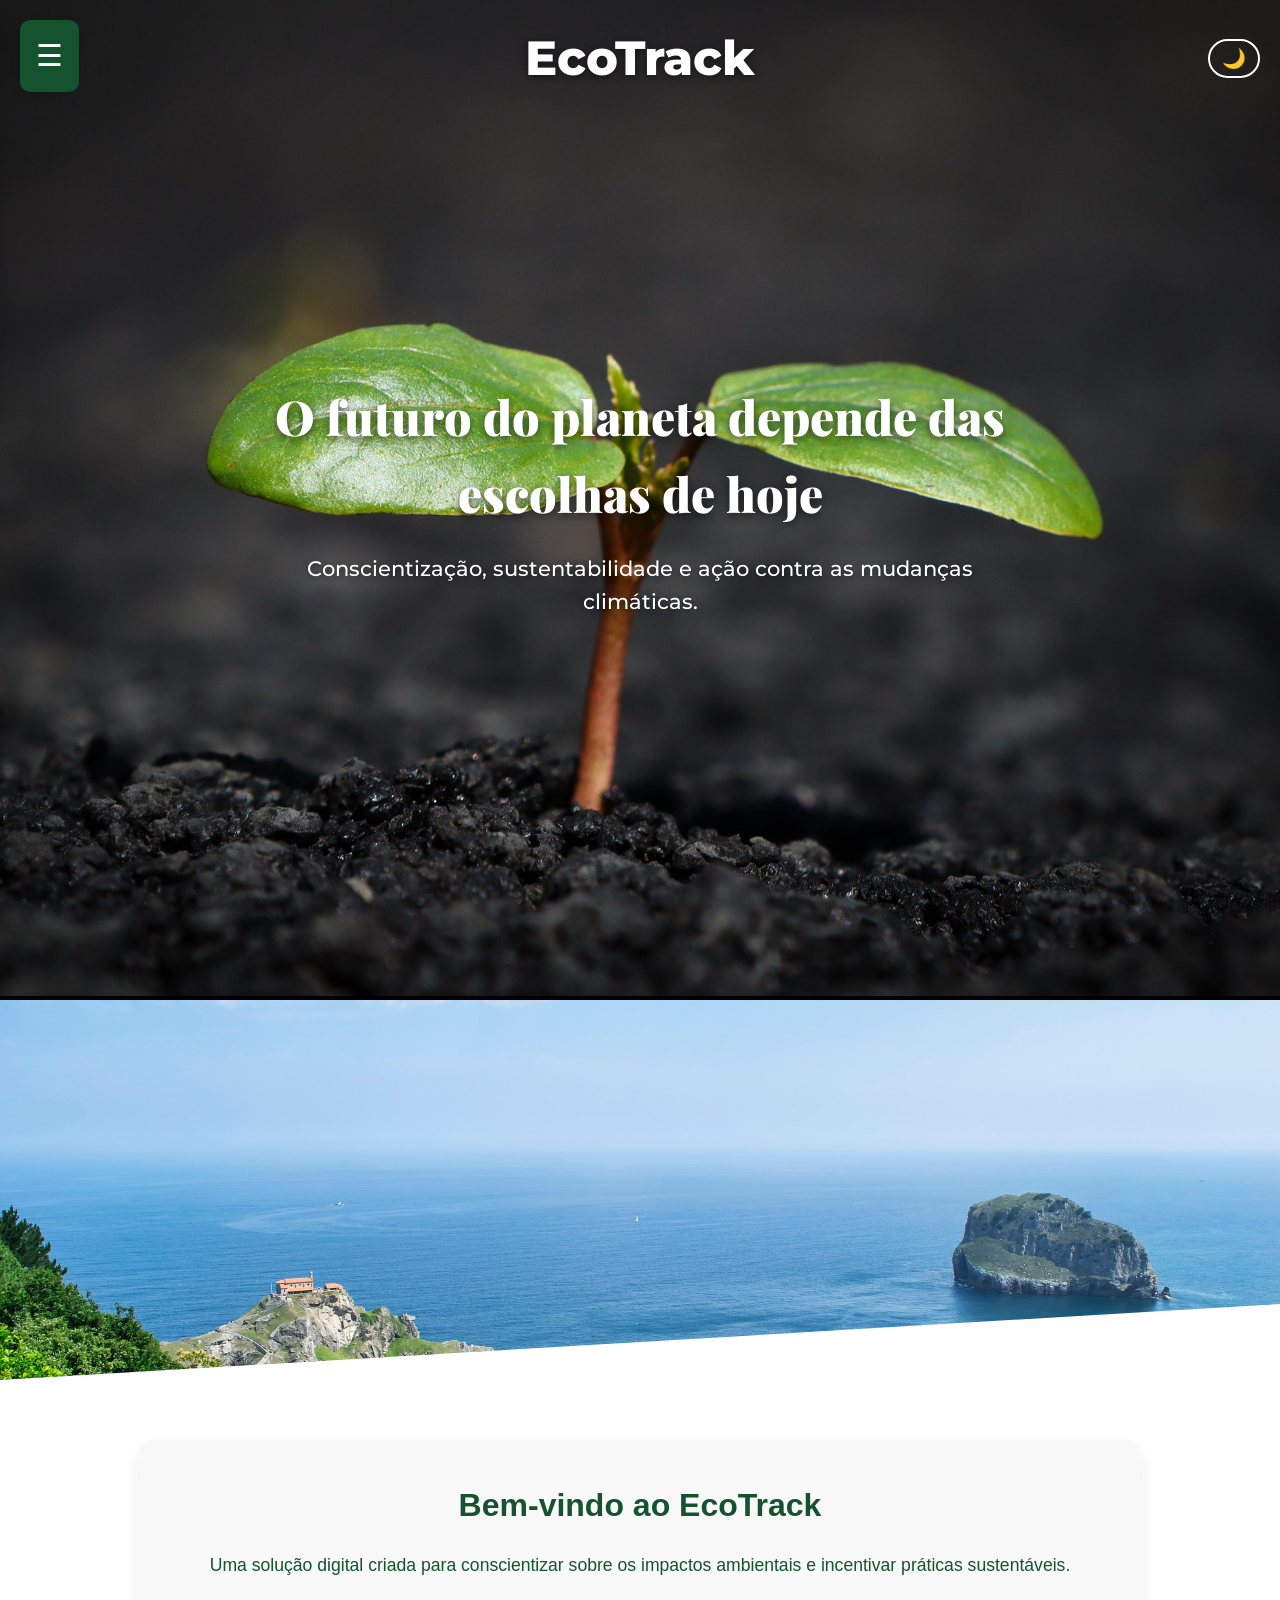
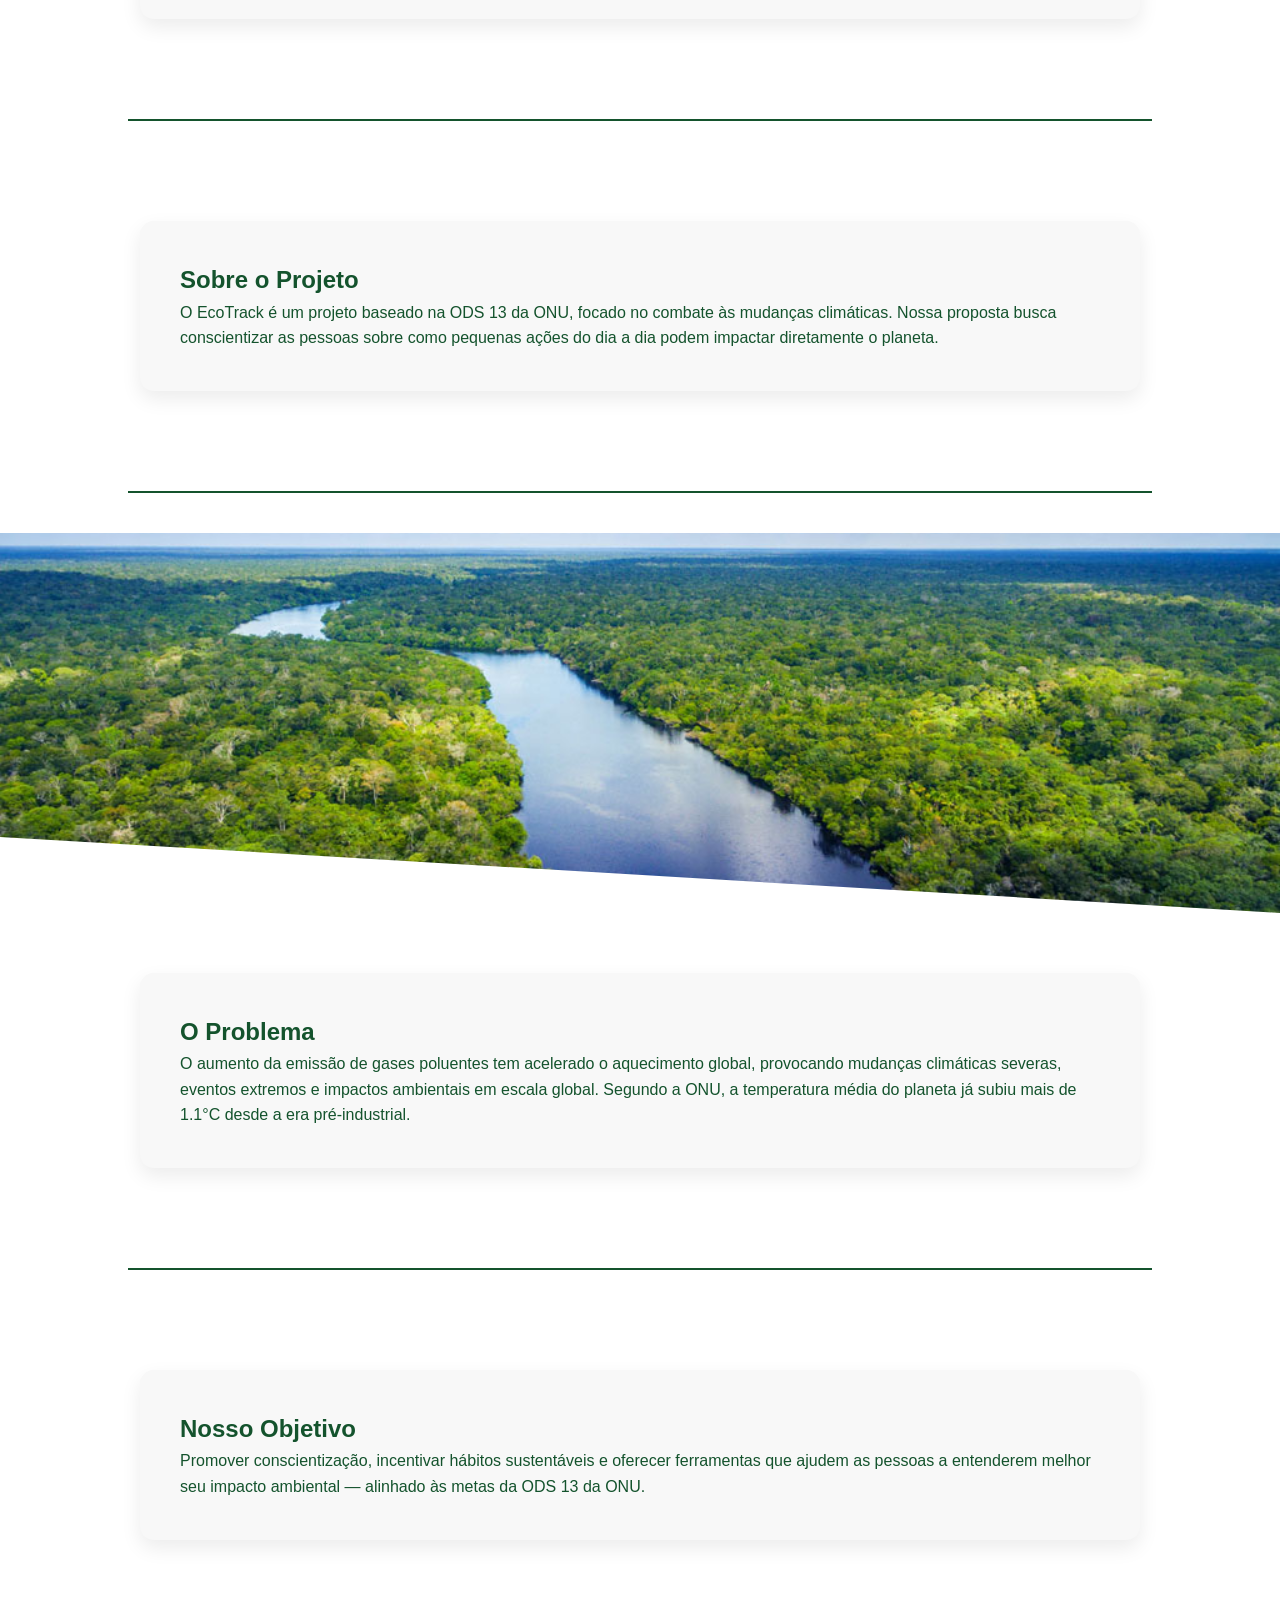
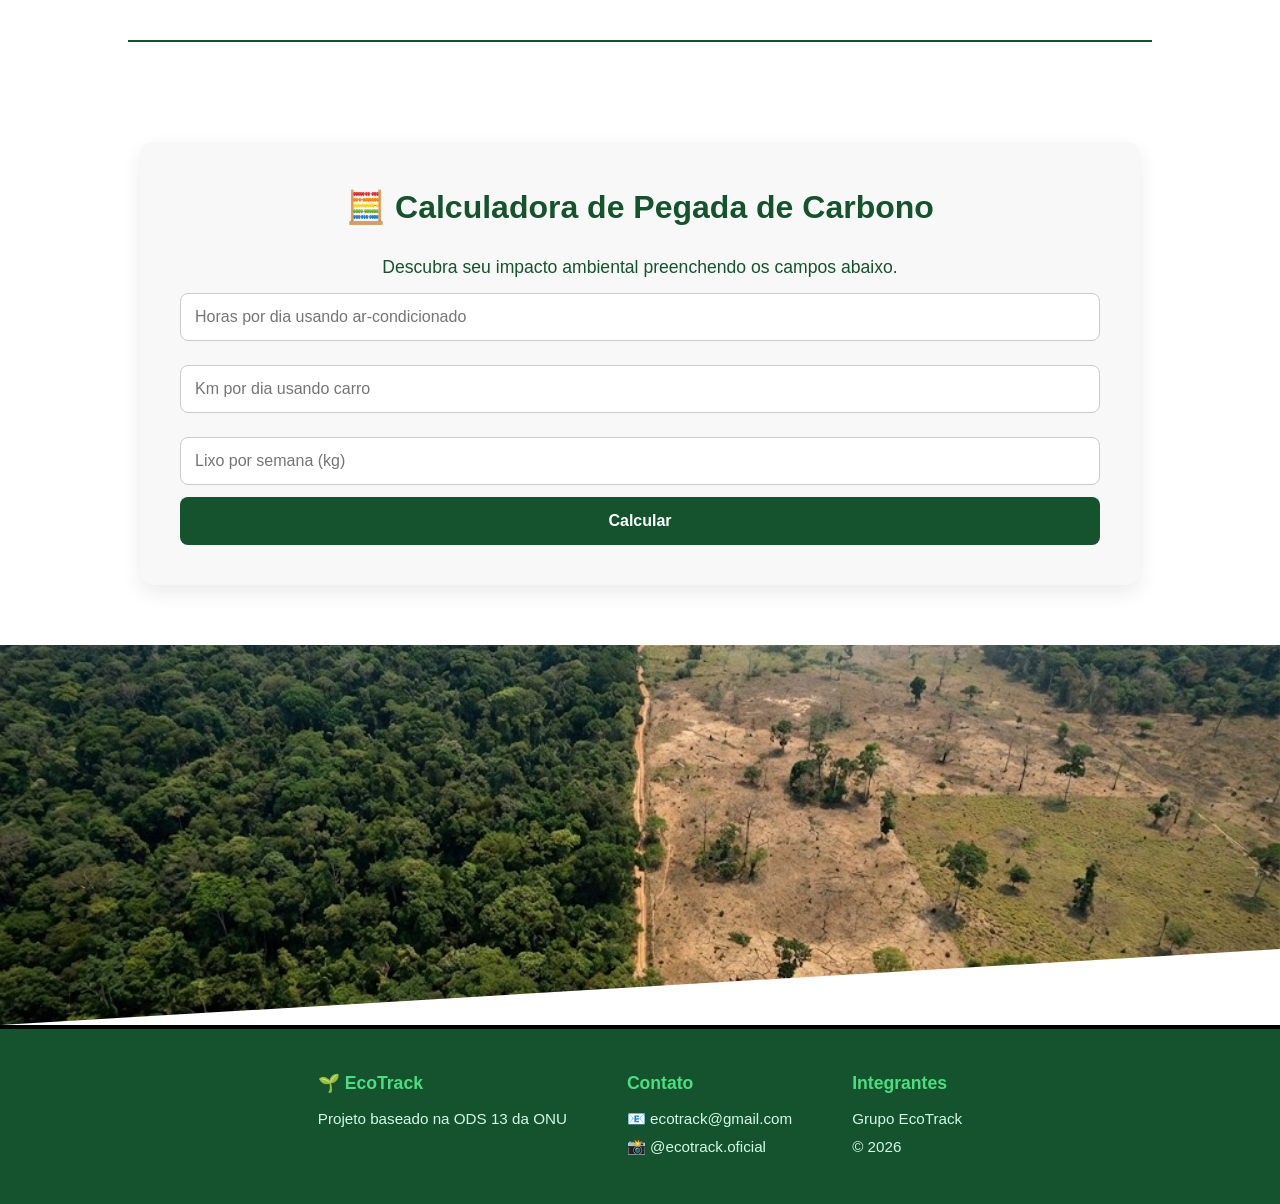
<file: index.html>
<!DOCTYPE html>
<html lang="pt-BR">
<head>
    <link rel="preconnect" href="https://fonts.googleapis.com">
    <link href="https://fonts.googleapis.com/css2?family=Montserrat:wght@400;700;800&display=swap" rel="stylesheet">
    <link href="https://fonts.googleapis.com/css2?family=Montserrat:wght@400;700;800&family=Playfair+Display:wght@700;900&display=swap" rel="stylesheet">
    <meta charset="UTF-8">
    <meta name="viewport" content="width=device-width, initial-scale=1.0">
    <title>EcoTrack | Home</title>
    <link rel="stylesheet" href="estilo.css">
</head>

<body class="page-home">

<div class="menu-container">
    <div class="menu-icon">☰</div>
    <div class="sidebar">
        <div>
            <div class="sidebar-top">
                <h1>EcoTrack</h1>
            </div>
            <div class="sidebar-links">
                <a href="home.html">🏠 Home</a>
                <a href="sobre.html">📖 Sobre</a>
                <a href="exp_ods13.html">🌍 ODS 13</a>
                <a href="solucoes.html">✅ Soluções</a>
                <a href="contatos.html">📞 Contato</a>
            </div>
        </div>
        <div class="sidebar-footer">
            <p>Instagram</p>
            <a href="#">@ecotrack.oficial</a>
        </div>
    </div>
</div>

<!-- BANNER COM HEADER TRANSPARENTE -->
<div class="banner-wrapper">
    <header>
        
        <h1> EcoTrack</h1>
        <button class="dark-toggle" onclick="toggleDark()">🌙</button>
    </header>
    <section class="banner">
        <div class="banner-overlay">
            <h2> O futuro do planeta depende das escolhas de hoje</h2>
            <p>Conscientização, sustentabilidade e ação contra as mudanças climáticas.</p>
        </div>
    </section>
</div>

<!-- IMAGEM DIAGONAL 1 -->
<div class="img-diagonal img-direita">
    <img src="gay.jpg" alt="Natureza">
</div>

<!-- BOAS-VINDAS -->
<section class="hero-section">
    <div class="card hero">
        <h2>Bem-vindo ao EcoTrack</h2>
        <p>Uma solução digital criada para conscientizar sobre os impactos ambientais e incentivar práticas sustentáveis.</p>
    </div>
</section>

<div class="divisao"></div>

<!-- SOBRE O PROJETO -->
<section>
    <div class="card">
        <h2>Sobre o Projeto</h2>
        <p>O EcoTrack é um projeto baseado na ODS 13 da ONU, focado no combate às mudanças climáticas. Nossa proposta busca conscientizar as pessoas sobre como pequenas ações do dia a dia podem impactar diretamente o planeta.</p>
    </div>
</section>

<div class="divisao"></div>

<!-- IMAGEM DIAGONAL 2 -->
<div class="img-diagonal img-esquerda">
    <img src="sla.jpg" alt="Poluição">
</div>

<!-- O PROBLEMA -->
<section>
    <div class="card">
        <h2>O Problema</h2>
        <p>O aumento da emissão de gases poluentes tem acelerado o aquecimento global, provocando mudanças climáticas severas, eventos extremos e impactos ambientais em escala global. Segundo a ONU, a temperatura média do planeta já subiu mais de 1.1°C desde a era pré-industrial.</p>
    </div>
</section>

<div class="divisao"></div>

<!-- NOSSO OBJETIVO -->
<section>
    <div class="card">
        <h2>Nosso Objetivo</h2>
        <p>Promover conscientização, incentivar hábitos sustentáveis e oferecer ferramentas que ajudem as pessoas a entenderem melhor seu impacto ambiental — alinhado às metas da ODS 13 da ONU.</p>
    </div>
</section>

<div class="divisao"></div>

<!-- CALCULADORA -->
<section>
    <div class="card hero">
        <h2>🧮 Calculadora de Pegada de Carbono</h2>
        <p>Descubra seu impacto ambiental preenchendo os campos abaixo.</p>

        <input type="number" id="ar" placeholder="Horas por dia usando ar-condicionado">
        <input type="number" id="carro" placeholder="Km por dia usando carro">
        <input type="number" id="lixo" placeholder="Lixo por semana (kg)">

        <button class="action" onclick="calcularImpacto()">Calcular</button>

        <div class="barra-container" id="barra-container" style="display:none;">
            <div class="barra-fundo">
                <div class="barra-progresso" id="barra-progresso"></div>
            </div>
            <h3 id="resultado"></h3>
        </div>
    </div>
</section>

<!-- IMAGEM DIAGONAL 3 -->
<div class="img-diagonal img-direita">
    <img src="mata.jpeg" alt="Sustentabilidade">
</div>

<footer>
    <div class="footer-conteudo">
        <div class="footer-col">
            <h3>🌱 EcoTrack</h3>
            <p>Projeto baseado na ODS 13 da ONU</p>
        </div>
        <div class="footer-col">
            <h3>Contato</h3>
            <p>📧 ecotrack@gmail.com</p>
            <p>📸 @ecotrack.oficial</p>
        </div>
        <div class="footer-col">
            <h3>Integrantes</h3>
            <p>Grupo EcoTrack</p>
            <p>© 2026</p>
        </div>
    </div>
</footer>

<button class="btn-topo" id="btn-topo" onclick="voltarTopo()">▲</button>

<script src="animacao.js"></script>
<script>
/* Calculadora de pegada de carbono com barra de progresso colorida */
function calcularImpacto() {
    let ar = Number(document.getElementById("ar").value);
    let carro = Number(document.getElementById("carro").value);
    let lixo = Number(document.getElementById("lixo").value);
    let total = ar + carro + lixo;
    let resultado = document.getElementById("resultado");
    let barra = document.getElementById("barra-progresso");
    let container = document.getElementById("barra-container");

    container.style.display = "block";

    let porcentagem = Math.min((total / 100) * 100, 100);
    barra.style.width = porcentagem + "%";

    if (total < 20) {
        resultado.innerHTML = "🟢 Impacto Baixo";
        barra.style.background = "#16a34a";
    } else if (total < 50) {
        resultado.innerHTML = "🟡 Impacto Médio";
        barra.style.background = "#ca8a04";
    } else {
        resultado.innerHTML = "🔴 Impacto Alto";
        barra.style.background = "#dc2626";
    }
}
</script>
</body>
</html>
</file>
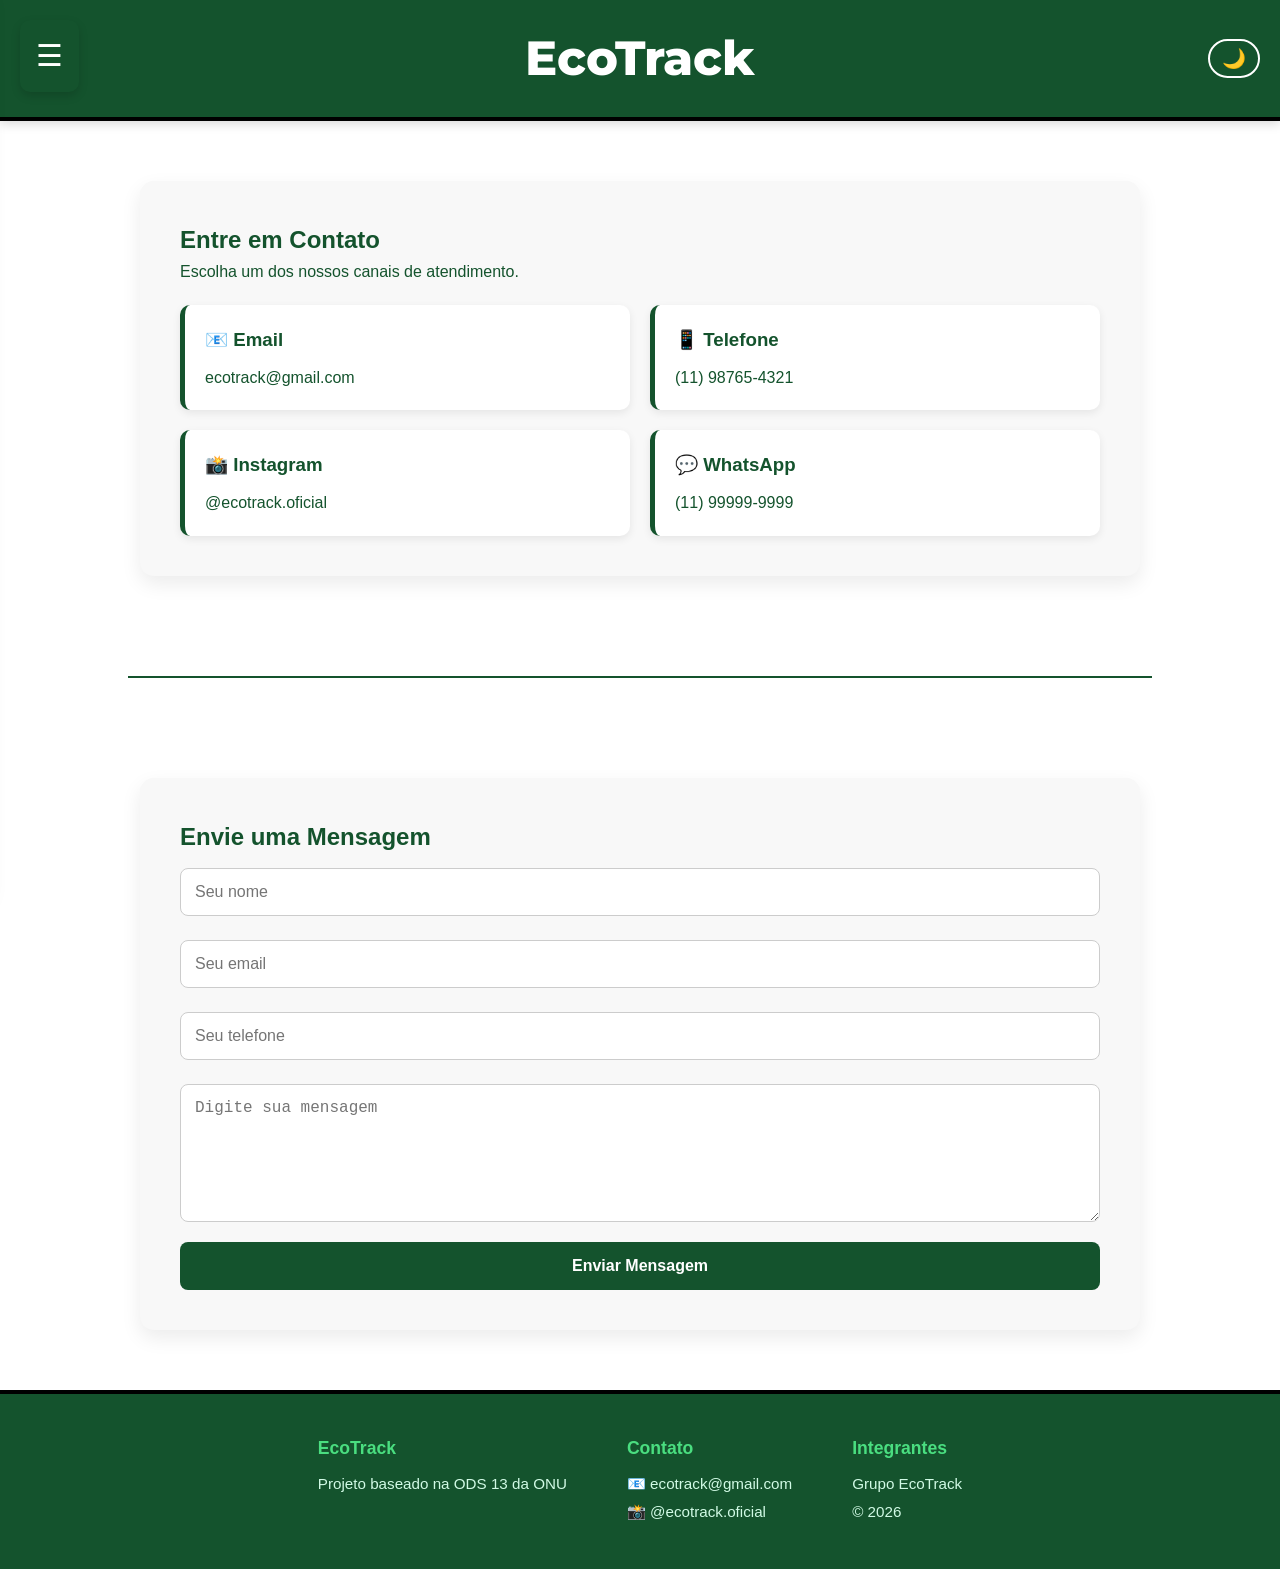
<file: contatos.html>
<!DOCTYPE html>
<html lang="pt-BR">
<head>
    <meta charset="UTF-8">
    <meta name="viewport" content="width=device-width, initial-scale=1.0">
    <title>Contato | EcoTrack</title>
    <link rel="preconnect" href="https://fonts.googleapis.com">
    <link href="https://fonts.googleapis.com/css2?family=Montserrat:wght@400;700;800&family=Playfair+Display:wght@700;900&display=swap" rel="stylesheet">
    <link rel="stylesheet" href="estilo.css">
</head>
<body>

<div class="menu-container">
    <div class="menu-icon">☰</div>
    <div class="sidebar">
        <div>
            <div class="sidebar-top">
                <h2>EcoTrack</h2>
            </div>
            <div class="sidebar-links">
                <a href="index.html">🏠 Home</a>
                <a href="sobre.html">📖 Sobre</a>
                <a href="exp_ods13.html">ODS 13</a>
                <a href="solucoes.html">✅ Soluções</a>
                <a href="contatos.html">📞 Contato</a>
            </div>
        </div>
        <div class="sidebar-footer">
            <p>Instagram</p>
            <a href="#">@ecotrack.oficial</a>
        </div>
    </div>
</div>

<header>
    <h1>EcoTrack</h1>
    <button class="dark-toggle" onclick="toggleDark()">🌙</button>
</header>

<section>
    <div class="card">
        <h2>Entre em Contato</h2>
        <p>Escolha um dos nossos canais de atendimento.</p>
        <div class="contato-info">
            <div class="contato-box">
                <h3>📧 Email</h3>
                <p>ecotrack@gmail.com</p>
            </div>
            <div class="contato-box">
                <h3>📱 Telefone</h3>
                <p>(11) 98765-4321</p>
            </div>
            <div class="contato-box">
                <h3>📸 Instagram</h3>
                <p>@ecotrack.oficial</p>
            </div>
            <div class="contato-box">
                <h3>💬 WhatsApp</h3>
                <p>(11) 99999-9999</p>
            </div>
        </div>
    </div>
</section>

<div class="divisao"></div>

<section>
    <div class="card">
        <h2>Envie uma Mensagem</h2>
        <div class="form-contato">
            <input type="text" placeholder="Seu nome">
            <input type="email" placeholder="Seu email">
            <input type="tel" placeholder="Seu telefone">
            <textarea rows="6" placeholder="Digite sua mensagem"></textarea>
            <button class="action">Enviar Mensagem</button>
        </div>
    </div>
</section>

<footer>
    <div class="footer-conteudo">
        <div class="footer-col">
            <h3>EcoTrack</h3>
            <p>Projeto baseado na ODS 13 da ONU</p>
        </div>
        <div class="footer-col">
            <h3>Contato</h3>
            <p>📧 ecotrack@gmail.com</p>
            <p>📸 @ecotrack.oficial</p>
        </div>
        <div class="footer-col">
            <h3>Integrantes</h3>
            <p>Grupo EcoTrack</p>
            <p>© 2026</p>
        </div>
    </div>
</footer>

<button class="btn-topo" id="btn-topo" onclick="voltarTopo()">▲</button>

<script src="animacao.js"></script>
</body>
</html>
</file>
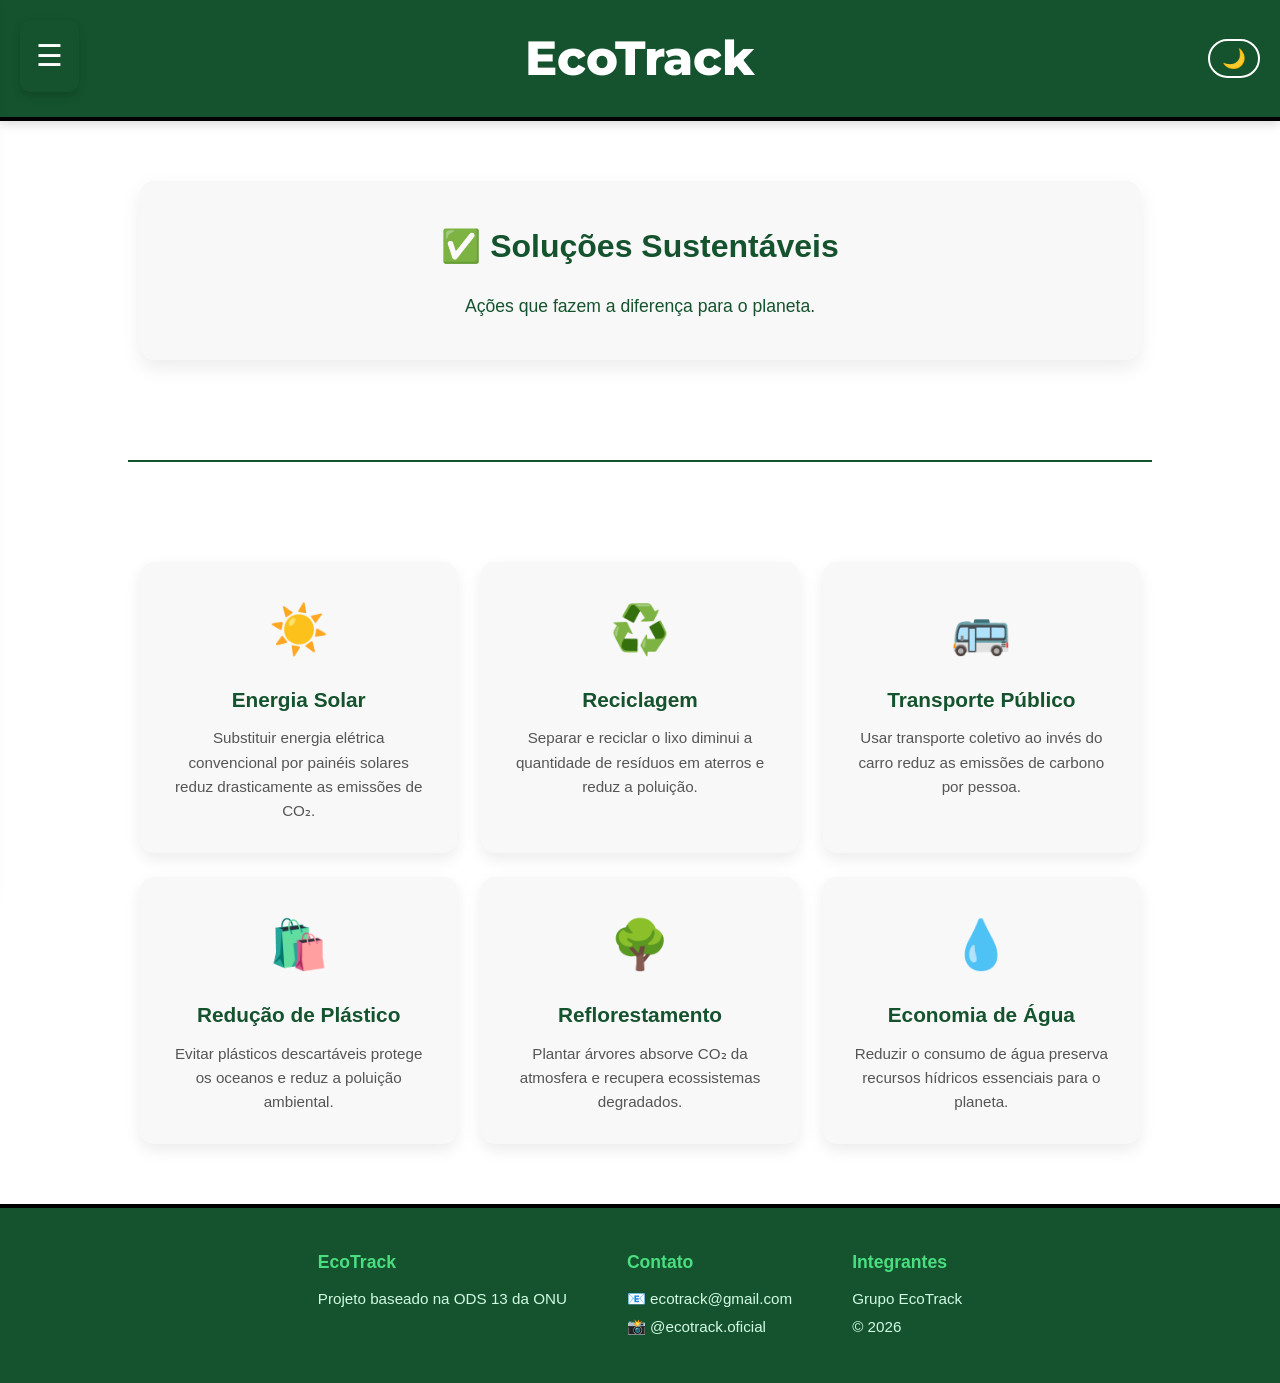
<file: solucoes.html>
<!DOCTYPE html>
<html lang="pt-BR">
<head>
    <meta charset="UTF-8">
    <meta name="viewport" content="width=device-width, initial-scale=1.0">
    <title>Soluções | EcoTrack</title>
    <link rel="preconnect" href="https://fonts.googleapis.com">
    <link href="https://fonts.googleapis.com/css2?family=Montserrat:wght@400;700;800&family=Playfair+Display:wght@700;900&display=swap" rel="stylesheet">
    <link rel="stylesheet" href="estilo.css">
</head>
<body>

<div class="menu-container">
    <div class="menu-icon">☰</div>
    <div class="sidebar">
        <div>
            <div class="sidebar-top">
                <h2>EcoTrack</h2>
            </div>
            <div class="sidebar-links">
                <a href="index.html">🏠 Home</a>
                <a href="sobre.html">📖 Sobre</a>
                <a href="exp_ods13.html">ODS 13</a>
                <a href="solucoes.html">✅ Soluções</a>
                <a href="contatos.html">📞 Contato</a>
            </div>
        </div>
        <div class="sidebar-footer">
            <p>Instagram</p>
            <a href="#">@ecotrack.oficial</a>
        </div>
    </div>
</div>

<header>
    <h1>EcoTrack</h1>
    <button class="dark-toggle" onclick="toggleDark()">🌙</button>
</header>

<section>
    <div class="card hero">
        <h2>✅ Soluções Sustentáveis</h2>
        <p>Ações que fazem a diferença para o planeta.</p>
    </div>
</section>

<div class="divisao"></div>

<section>
    <div class="solucoes-grid">

        <div class="solucao-card">
            <div class="solucao-icone">☀️</div>
            <h3>Energia Solar</h3>
            <p>Substituir energia elétrica convencional por painéis solares reduz drasticamente as emissões de CO₂.</p>
        </div>

        <div class="solucao-card">
            <div class="solucao-icone">♻️</div>
            <h3>Reciclagem</h3>
            <p>Separar e reciclar o lixo diminui a quantidade de resíduos em aterros e reduz a poluição.</p>
        </div>

        <div class="solucao-card">
            <div class="solucao-icone">🚌</div>
            <h3>Transporte Público</h3>
            <p>Usar transporte coletivo ao invés do carro reduz as emissões de carbono por pessoa.</p>
        </div>

        <div class="solucao-card">
            <div class="solucao-icone">🛍️</div>
            <h3>Redução de Plástico</h3>
            <p>Evitar plásticos descartáveis protege os oceanos e reduz a poluição ambiental.</p>
        </div>

        <div class="solucao-card">
            <div class="solucao-icone">🌳</div>
            <h3>Reflorestamento</h3>
            <p>Plantar árvores absorve CO₂ da atmosfera e recupera ecossistemas degradados.</p>
        </div>

        <div class="solucao-card">
            <div class="solucao-icone">💧</div>
            <h3>Economia de Água</h3>
            <p>Reduzir o consumo de água preserva recursos hídricos essenciais para o planeta.</p>
        </div>

    </div>
</section>

<footer>
    <div class="footer-conteudo">
        <div class="footer-col">
            <h3>EcoTrack</h3>
            <p>Projeto baseado na ODS 13 da ONU</p>
        </div>
        <div class="footer-col">
            <h3>Contato</h3>
            <p>📧 ecotrack@gmail.com</p>
            <p>📸 @ecotrack.oficial</p>
        </div>
        <div class="footer-col">
            <h3>Integrantes</h3>
            <p>Grupo EcoTrack</p>
            <p>© 2026</p>
        </div>
    </div>
</footer>

<button class="btn-topo" id="btn-topo" onclick="voltarTopo()">▲</button>

<script src="animacao.js"></script>
</body>
</html>
</file>
<file: estilo.css>
/* ===========================
   RESET GERAL
   =========================== */
* {
    margin: 0;
    padding: 0;
    box-sizing: border-box;
}

/* ===========================
   CORPO DA PÁGINA
   =========================== */
body {
    font-family: Arial, sans-serif;
    background: #ffffff;
    color: #14532d;
    line-height: 1.6;
    transition: background 0.4s, color 0.4s;
}

/* ===========================
   MODO ESCURO
   =========================== */
body.dark {
    background: #0f1a0f;
    color: #d1fae5;
}

body.dark .card {
    background: #1a2e1a;
    color: #d1fae5;
}
body.dark .hero h2 {
    color: #d1fae5;
}

body.dark .hero p {
    color: #d1fae5;
}

body.dark header {
    background: #0a1a0a;
}

body.dark .sidebar {
    background: #0f1a0f;
}

body.dark .sidebar-links a {
    color: #d1fae5;
}

body.dark .contato-box {
    background: #1a2e1a;
    color: #d1fae5;
}

body.dark .stat-box {
    background: #1a2e1a;
    color: #d1fae5;
}

body.dark .solucao-card {
    background: #1a2e1a;
    color: #d1fae5;
}

body.dark .meta-item {
    background: #1a2e1a;
    color: #d1fae5;
}

body.dark .causa-item {
    background: #1a2e1a;
    color: #d1fae5;
}

body.dark .impacto-item {
    background: #1a2e1a;
    color: #d1fae5;
}

body.dark .acao-item {
    background: #1a2e1a;
    color: #d1fae5;
}

body.dark footer {
    background: #0a1a0a;
}

body.dark input,
body.dark textarea {
    background: #1a2e1a;
    color: #d1fae5;
    border-color: #4ade80;
}

/* ===========================
   HEADER — verde em todas as páginas
   =========================== */
header {
    background: #14532d;
    padding: 20px 40px;
    box-shadow: 0 3px 10px rgba(0,0,0,0.15);
    border-bottom: 4px solid black;
    display: flex;
    align-items: center;
    justify-content: center;
    position: relative;
}

header h1 {
    text-align: center;
    font-size: 2rem;
    color: white;
}

/* ===========================
   BOTÃO DARK MODE
   =========================== */
.dark-toggle {
    position: absolute;
    right: 20px;
    background: transparent;
    border: 2px solid white;
    color: white;
    font-size: 1.2rem;
    padding: 6px 12px;
    border-radius: 20px;
    cursor: pointer;
    transition: 0.3s;
}

.dark-toggle:hover {
    background: rgba(255,255,255,0.2);
}

/* ===========================
   BANNER WRAPPER — posiciona header sobre a imagem (só na home)
   =========================== */
.banner-wrapper {
    position: relative;
}

.page-home header {
    position: absolute;
    top: 0;
    left: 0;
    width: 100%;
    background: transparent;
    border-bottom: none;
    box-shadow: none;
    z-index: 10;
}

.page-home header h1 {
    text-shadow: 0 2px 8px rgba(0,0,0,0.5);
}

/* Header vira verde ao rolar na home */
.page-home header.header-scrolled {
    background: #14532d !important;
    border-bottom: 4px solid black;
    box-shadow: 0 3px 10px rgba(0,0,0,0.15);
    transition: background 0.4s ease;
}

/* ===========================
   BANNER
   =========================== */
.banner {
    height: 1000px;
    background-image: url('piroca.jpg');
    background-size: cover;
    background-position: center;
    background-repeat: no-repeat;
    position: relative;
    border-bottom: 4px solid black;
}

.banner-overlay {
    width: 100%;
    height: 100%;
    background: rgba(0, 0, 0, 0);
    display: flex;
    flex-direction: column;
    justify-content: center;
    align-items: center;
    text-align: center;
    padding: 20px;
}

.banner-overlay h2 {
    font-family: 'Playfair Display', serif;
    font-weight: 900;
    color: white;
    font-size: 3rem;
    margin-bottom: 20px;
    max-width: 900px;
    text-shadow: 0 3px 10px rgba(0,0,0,0.6);
}

.banner-overlay p {
    font-family: 'Montserrat', sans-serif;
    font-weight: 500;
    color: white;
    font-size: 1.3rem;
    max-width: 700px;
    text-shadow: 0 2px 6px rgba(0,0,0,0.5);
}

/* ===========================
   IMAGENS DIAGONAIS
   =========================== */
.img-diagonal {
    width: 100%;
    height: 380px;
    overflow: hidden;
    position: relative;
}

.img-diagonal img {
    width: 100%;
    height: 100%;
    object-fit: cover;
    display: block;
    transition: transform 0.5s ease;
}

.img-diagonal:hover img {
    transform: scale(1.05);
}

.img-direita {
    clip-path: polygon(0 0, 100% 0, 100% 80%, 0 100%);
}

.img-esquerda {
    clip-path: polygon(0 0, 100% 0, 100% 100%, 0 80%);
}

/* ===========================
   SEÇÕES
   =========================== */
section {
    padding: 60px 20px;
}

/* ===========================
   CARDS
   =========================== */
.card {
    background: #f8f8f8;
    color: #14532d;
    max-width: 1000px;
    margin: auto;
    padding: 40px;
    border-radius: 14px;
    box-shadow: 0 8px 20px rgba(0,0,0,0.08);
    transition: transform 0.3s ease, box-shadow 0.3s ease;
}

.card:hover {
    transform: translateY(-5px);
    box-shadow: 0 14px 30px rgba(0,0,0,0.13);
}

.hero {
    text-align: center;
}

.hero h2 {
    font-size: 2rem;
    color: #14532d;
    margin-bottom: 20px;
}

.hero p {
    color: #14532d;
    font-size: 1.1rem;
}

/* ===========================
   ESTATÍSTICAS
   =========================== */
.stats {
    display: flex;
    justify-content: center;
    gap: 30px;
    flex-wrap: wrap;
    max-width: 1000px;
    margin: auto;
}

.stat-box {
    background: #f8f8f8;
    border-left: 6px solid #14532d;
    border-radius: 12px;
    padding: 30px 40px;
    text-align: center;
    flex: 1;
    min-width: 180px;
    box-shadow: 0 6px 16px rgba(0,0,0,0.08);
    transition: transform 0.3s ease;
}

.stat-box:hover {
    transform: translateY(-5px);
}

.stat-box h2 {
    font-size: 2.5rem;
    color: #14532d;
    margin-bottom: 8px;
}

.stat-box p {
    color: #555;
    font-size: 1rem;
}

/* ===========================
   METAS DA ODS 13
   =========================== */
.metas-grid {
    display: grid;
    grid-template-columns: repeat(auto-fit, minmax(260px, 1fr));
    gap: 20px;
    margin-top: 10px;
}

.meta-item {
    background: #f0fdf4;
    border-left: 5px solid #14532d;
    border-radius: 10px;
    padding: 20px;
}

.meta-num {
    display: inline-block;
    background: #14532d;
    color: white;
    font-weight: bold;
    font-size: 0.9rem;
    padding: 4px 10px;
    border-radius: 20px;
    margin-bottom: 10px;
}

/* ===========================
   CAUSAS DAS MUDANÇAS CLIMÁTICAS
   =========================== */
.causas-grid {
    display: grid;
    grid-template-columns: repeat(auto-fit, minmax(220px, 1fr));
    gap: 20px;
    margin-top: 10px;
}

.causa-item {
    background: #f0fdf4;
    border-radius: 12px;
    padding: 24px;
    text-align: center;
    box-shadow: 0 4px 12px rgba(0,0,0,0.06);
    transition: transform 0.3s ease;
}

.causa-item:hover {
    transform: translateY(-4px);
}

.causa-icone {
    font-size: 2.5rem;
    margin-bottom: 12px;
}

.causa-item h3 {
    color: #14532d;
    margin-bottom: 8px;
    font-size: 1.1rem;
}

.causa-item p {
    color: #555;
    font-size: 0.95rem;
}

/* ===========================
   IMPACTOS
   =========================== */
.impactos-grid {
    display: grid;
    grid-template-columns: repeat(auto-fit, minmax(280px, 1fr));
    gap: 20px;
    margin-top: 10px;
}

.impacto-item {
    background: #f0fdf4;
    border-radius: 12px;
    padding: 24px;
    text-align: center;
    box-shadow: 0 4px 12px rgba(0,0,0,0.06);
    transition: transform 0.3s ease;
}

.impacto-item:hover {
    transform: translateY(-4px);
}

.impacto-icone {
    font-size: 2.5rem;
    margin-bottom: 12px;
}

.impacto-item h3 {
    color: #14532d;
    margin-bottom: 8px;
    font-size: 1.1rem;
}

.impacto-item p {
    color: #555;
    font-size: 0.95rem;
}

/* ===========================
   AÇÕES DO USUÁRIO
   =========================== */
.acoes-lista {
    display: grid;
    grid-template-columns: repeat(auto-fit, minmax(220px, 1fr));
    gap: 16px;
    margin-top: 20px;
}

.acao-item {
    background: #f0fdf4;
    border: 2px solid #14532d;
    border-radius: 10px;
    padding: 16px 20px;
    font-size: 1rem;
    font-weight: bold;
    color: #14532d;
    text-align: center;
    transition: background 0.3s, transform 0.3s;
}

.acao-item:hover {
    background: #14532d;
    color: white;
    transform: translateY(-3px);
}

/* ===========================
   GRÁFICO
   =========================== */
.grafico-container {
    max-width: 450px;
    margin: 30px auto 0;
}

/* ===========================
   SOLUÇÕES
   =========================== */
.solucoes-grid {
    display: grid;
    grid-template-columns: repeat(auto-fit, minmax(280px, 1fr));
    gap: 24px;
    max-width: 1000px;
    margin: auto;
}

.solucao-card {
    background: #f8f8f8;
    border-radius: 14px;
    padding: 30px;
    text-align: center;
    box-shadow: 0 6px 16px rgba(0,0,0,0.08);
    transition: transform 0.3s ease, box-shadow 0.3s ease;
}

.solucao-card:hover {
    transform: translateY(-6px);
    box-shadow: 0 14px 30px rgba(0,0,0,0.13);
}

.solucao-icone {
    font-size: 3rem;
    margin-bottom: 14px;
}

.solucao-card h3 {
    font-size: 1.3rem;
    color: #14532d;
    margin-bottom: 10px;
}

.solucao-card p {
    color: #555;
    font-size: 0.95rem;
}

/* ===========================
   BARRA DE PROGRESSO DA CALCULADORA
   =========================== */
.barra-container {
    margin-top: 20px;
}

.barra-fundo {
    width: 100%;
    height: 22px;
    background: #e5e7eb;
    border-radius: 20px;
    overflow: hidden;
    margin-bottom: 14px;
}

.barra-progresso {
    height: 100%;
    width: 0%;
    border-radius: 20px;
    transition: width 0.8s ease, background 0.5s ease;
}

/* ===========================
   INPUTS E TEXTAREA
   =========================== */
input, textarea {
    width: 100%;
    padding: 14px;
    margin: 12px 0;
    border: 1px solid #ccc;
    border-radius: 8px;
    font-size: 1rem;
    transition: border 0.3s;
}

input:focus, textarea:focus {
    border-color: #14532d;
    outline: none;
}

/* ===========================
   BOTÕES
   =========================== */
button.action {
    width: 100%;
    padding: 15px;
    background: #14532d;
    color: white;
    border: none;
    border-radius: 8px;
    cursor: pointer;
    font-size: 1rem;
    font-weight: bold;
    transition: background 0.3s, transform 0.15s;
}

button.action:hover {
    background: #166534;
    transform: translateY(-2px);
}

button.action.btn-clicked {
    transform: scale(0.97);
}

/* ===========================
   RESULTADO DA CALCULADORA
   =========================== */
#resultado {
    margin-top: 20px;
    font-size: 1.3rem;
    font-weight: bold;
    text-align: center;
}

/* ===========================
   LINHA DIVISÓRIA
   =========================== */
.divisao {
    width: 80%;
    height: 2px;
    background: #14532d;
    margin: 40px auto;
}

/* ===========================
   FOOTER
   =========================== */
footer {
    background: #14532d;
    color: white;
    padding: 40px 20px;
    border-top: 4px solid black;
}

.footer-conteudo {
    display: flex;
    justify-content: center;
    gap: 60px;
    flex-wrap: wrap;
    max-width: 900px;
    margin: auto;
}

.footer-col h3 {
    font-size: 1.1rem;
    margin-bottom: 10px;
    color: #4ade80;
}

.footer-col p {
    font-size: 0.95rem;
    color: #d1fae5;
    margin-bottom: 4px;
}

/* ===========================
   BOTÃO VOLTAR AO TOPO
   =========================== */
.btn-topo {
    position: fixed;
    bottom: 30px;
    right: 30px;
    background: #14532d;
    color: white;
    border: none;
    border-radius: 50%;
    width: 48px;
    height: 48px;
    font-size: 1.2rem;
    cursor: pointer;
    box-shadow: 0 4px 12px rgba(0,0,0,0.2);
    display: none;
    z-index: 999;
    transition: background 0.3s, transform 0.3s;
}

.btn-topo:hover {
    background: #166534;
    transform: translateY(-3px);
}

/* ===========================
   CONTATOS
   =========================== */
.contato-info {
    display: grid;
    grid-template-columns: repeat(2, 1fr);
    gap: 20px;
    margin-top: 20px;
}

.contato-box {
    background: white;
    color: #14532d;
    padding: 20px;
    border-left: 5px solid #14532d;
    border-radius: 10px;
    box-shadow: 0 3px 8px rgba(0,0,0,0.08);
    transition: transform 0.3s ease;
}

.contato-box:hover {
    transform: translateY(-4px);
}

.contato-box h3 {
    color: #14532d;
    margin-bottom: 10px;
}

/* ===========================
   MENU HAMBURGUER
   =========================== */
.menu-container {
    position: fixed;
    top: 20px;
    left: 20px;
    z-index: 1000;
}

.menu-icon {
    font-size: 30px;
    cursor: pointer;
    color: white;
    background: #14532d;
    padding: 12px 16px;
    border-radius: 10px;
    box-shadow: 0 4px 10px rgba(0,0,0,0.15);
}

/* ===========================
   SIDEBAR
   =========================== */
.sidebar {
    position: fixed;
    top: 0;
    left: -280px;
    width: 260px;
    height: 100%;
    background: white;
    border-right: 2px solid black;
    transition: 0.4s;
    box-shadow: 5px 0 20px rgba(0,0,0,0.15);
    display: flex;
    flex-direction: column;
    justify-content: space-between;
}

.menu-container:hover .sidebar {
    left: 0;
}

.sidebar-top {
    background: #14532d;
    color: white;
    text-align: center;
    padding: 25px 15px;
    border-bottom: 1px solid black;
}

.sidebar-top h2 {
    font-size: 32px;
}

.sidebar-links {
    margin-top: 20px;
    border-top: 0px solid black;
}

.sidebar-links a {
    display: block;
    color: #14532d;
    text-decoration: none;
    padding: 18px 25px;
    font-size: 18px;
    font-weight: bold;
    transition: 0.3s;
    border-left: 4px solid transparent;
    border-bottom: 1px solid black;
}

.sidebar-links a:hover {
    background: #f0fdf4;
    border-left: 4px solid #14532d;
    padding-left: 35px;
}

.sidebar-footer {
    padding: 20px;
    text-align: center;
    border-top: 1px solid black;
}

.sidebar-footer p {
    color: #14532d;
    font-weight: bold;
    margin-bottom: 8px;
}

.sidebar-footer a {
    color: #14532d;
    text-decoration: none;
    font-weight: bold;
}

.linha {
    width: 70%;
    height: 3px;
    margin: 10px auto;
    background: linear-gradient(to right, transparent, #14532d, transparent);
    border-radius: 20px;
}

/* ===========================
   ANIMAÇÕES DE ENTRADA (fade-in ao rolar)
   =========================== */
.fade-init {
    opacity: 0;
    transform: translateY(30px);
    transition: opacity 0.7s ease, transform 0.7s ease;
}

.fade-init.visible {
    opacity: 1;
    transform: translateY(0);
}

/* ===========================
   RESPONSIVIDADE — TABLET (até 768px)
   =========================== */
@media (max-width: 768px) {

    /* Header menor no mobile */
    header {
        padding: 15px 20px;
    }

    header h1 {
        font-size: 1.4rem;
    }

    .dark-toggle {
        right: 10px;
        font-size: 1rem;
        padding: 4px 8px;
    }

    /* Banner menor no mobile */
    .banner {
        height: 400px;
    }

    .banner-overlay h2 {
        font-size: 1.8rem;
    }

    .banner-overlay p {
        font-size: 1rem;
    }

    /* Imagens diagonais sem clip-path no mobile (evita corte ruim) */
    .img-diagonal {
        height: 220px;
        clip-path: none !important;
    }

    /* Cards com padding menor */
    .card {
        padding: 24px 16px;
    }

    .hero h2 {
        font-size: 1.5rem;
    }

    /* Estatísticas em coluna no mobile */
    .stats {
        flex-direction: column;
        align-items: center;
        gap: 16px;
    }

    .stat-box {
        width: 100%;
        padding: 20px;
    }

    .stat-box h2 {
        font-size: 2rem;
    }

    /* Metas em coluna */
    .metas-grid {
        grid-template-columns: 1fr;
    }

    /* Causas em coluna */
    .causas-grid {
        grid-template-columns: 1fr;
    }

    /* Impactos em coluna */
    .impactos-grid {
        grid-template-columns: 1fr;
    }

    /* Ações em coluna */
    .acoes-lista {
        grid-template-columns: 1fr;
    }

    /* Soluções em coluna */
    .solucoes-grid {
        grid-template-columns: 1fr;
    }

    /* Contatos em coluna */
    .contato-info {
        grid-template-columns: 1fr;
    }

    /* Footer em coluna */
    .footer-conteudo {
        flex-direction: column;
        align-items: center;
        gap: 24px;
        text-align: center;
    }

    /* Seções com padding menor */
    section {
        padding: 40px 16px;
    }

    /* Gráfico ocupando tela toda */
    .grafico-container {
        max-width: 100%;
    }

    /* Botão topo menor */
    .btn-topo {
        bottom: 16px;
        right: 16px;
        width: 42px;
        height: 42px;
        font-size: 1rem;
    }
}

/* ===========================
   RESPONSIVIDADE — CELULAR PEQUENO (até 480px)
   =========================== */
@media (max-width: 480px) {

    header h1 {
        font-size: 1.2rem;
    }

    .banner {
        height: 300px;
    }

    .banner-overlay h2 {
        font-size: 1.4rem;
    }

    .banner-overlay p {
        font-size: 0.9rem;
    }

    .card {
        padding: 18px 12px;
    }

    .hero h2 {
        font-size: 1.3rem;
    }

    .stat-box h2 {
        font-size: 1.7rem;
    }

    .sidebar-links a {
        font-size: 16px;
        padding: 14px 20px;
    }

    .divisao {
        width: 90%;
    }
}
header h1 {
  font-family: 'Montserrat', sans-serif;
  font-weight: 800;
  font-size: 48px;
}

.sidebar-top h2 {
  font-family: 'Montserrat', sans-serif;
  font-weight: 800;
  font-size: 48px;
}
</file>
